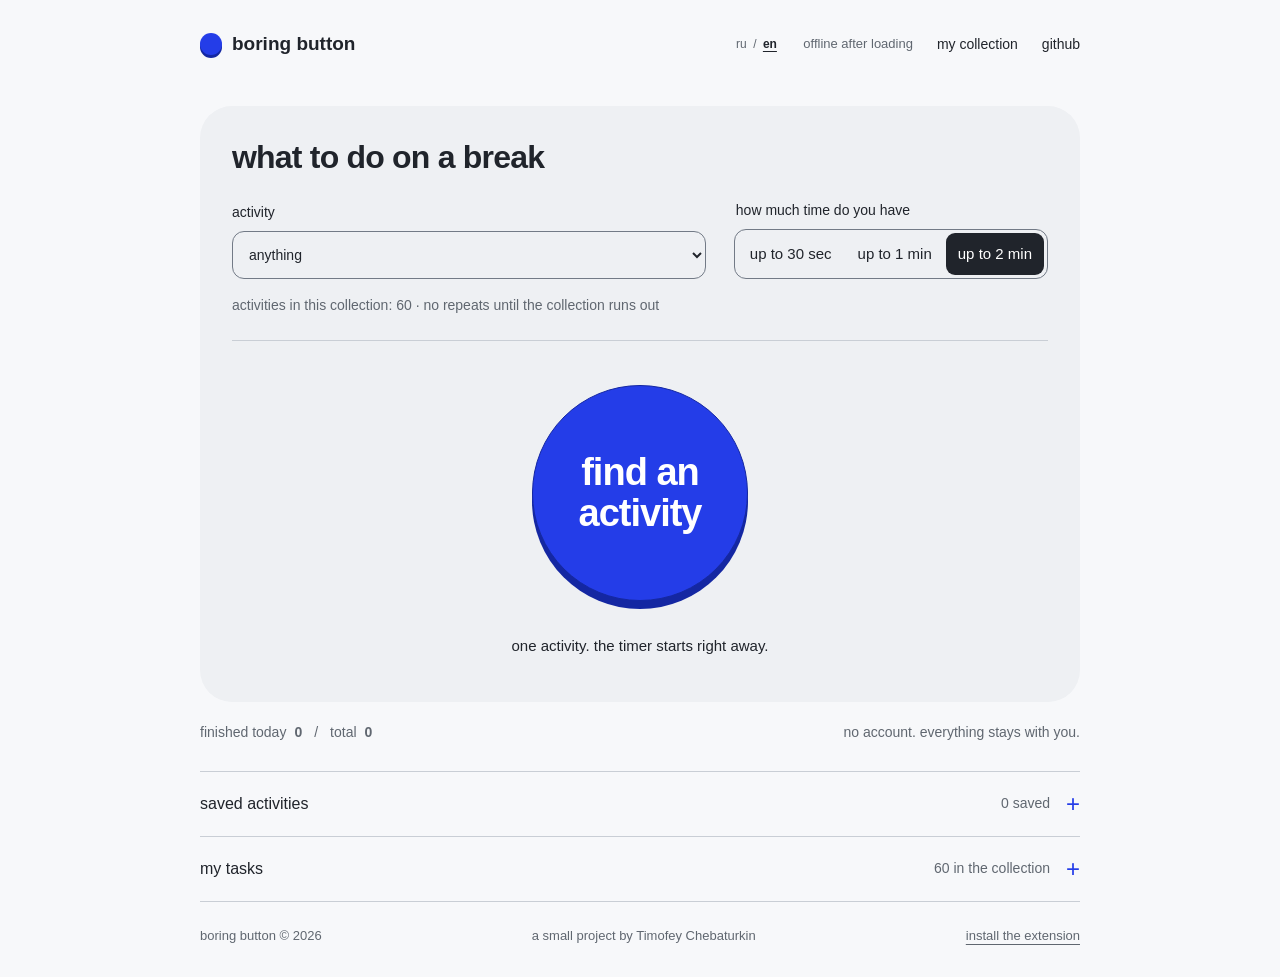
<file: index.html>
<!doctype html>
<html lang="en">
<head>
  <meta charset="utf-8">
  <meta name="viewport" content="width=device-width, initial-scale=1">
  <meta name="description" content="when you reach for the feed, press the button. short activities for a break at your computer: move, reset or play." data-i18n-content="s1">
  <meta name="theme-color" content="#f7f8fa">
  <meta property="og:title" content="boring button">
  <meta property="og:description" content="short breaks at your computer: choose a mood and duration, use a timer and build your own collection." data-i18n-content="s2">
  <meta property="og:image" content="https://chebaturkin.github.io/boring-button/docs/screenshots/en/desktop.png">
  <meta property="og:locale" content="en_US">
  <meta property="og:type" content="website">
  <meta http-equiv="Content-Security-Policy" content="default-src 'self'; script-src 'self'; style-src 'self'; font-src 'self'; img-src 'self' data:; object-src 'none'; base-uri 'none'; form-action 'self'">
  <link rel="preload" href="assets/fonts/Literata-Variable.ttf" as="font" type="font/ttf" crossorigin>
  <link rel="preload" href="assets/fonts/IBM-Plex-Mono-Variable.woff2" as="font" type="font/woff2" crossorigin>
  <link rel="icon" href="assets/button.svg" type="image/svg+xml">
  <title data-i18n="s3">boring button: a small activity for your break</title>
  <link rel="stylesheet" href="styles.css">
  <script src="i18n.js"></script>
</head>
<body>
  <a class="skip-link" href="#main" data-i18n="s4">к содержанию</a>
  <div class="app-shell">
    <header class="topbar">
      <a class="wordmark" translate="no" href="." aria-label="boring button, на главную" data-i18n-aria-label="s5"><span class="brand-dot" aria-hidden="true"></span>boring button</a>
      <nav class="topnav" aria-label="навигация" data-i18n-aria-label="s6">
        <div class="locale-switch" role="group" aria-label="language"><button type="button" data-locale="ru" lang="ru" aria-label="русский" aria-pressed="false">ru</button><span aria-hidden="true">/</span><button type="button" data-locale="en" lang="en" aria-label="english" aria-pressed="false">en</button></div>
        <span class="offline-label" data-i18n="s7">после загрузки без сети</span>
        <a class="settings-link" href="#settings" aria-controls="settings" data-i18n="s8">мой набор</a>
        <a class="repo-link site-only" href="https://github.com/chebaturkin/boring-button" target="_blank" rel="noopener noreferrer">github</a>
      </nav>
    </header>

    <main id="main">
      <section class="workspace" aria-label="короткий перерыв" data-i18n-aria-label="s9">
        <h1 id="start-title" class="start-title" data-i18n="s10">чем занять паузу</h1>
        <details id="next-picker" class="next-picker" open>
          <summary id="next-choice" data-i18n="s11">для следующего занятия</summary>
          <div class="break-picker" id="break-picker">
            <label class="mode-picker" for="mode-select"><span data-i18n="s12">занятие</span>
              <select id="mode-select" name="mode">
                <option value="all" data-i18n="s13">как угодно</option>
                <option value="move" data-i18n="s14">размяться</option>
                <option value="switch" data-i18n="s15">переключиться</option>
                <option value="tidy" data-i18n="s16">навести порядок</option>
                <option value="play" data-i18n="s17">поиграть</option>
                <option value="favorites" data-i18n="s18">из сохранённых</option>
              </select>
            </label>
            <fieldset class="duration-picker">
              <legend data-i18n="s19">сколько есть времени</legend>
              <div class="duration-options">
                <button type="button" data-duration="30" aria-pressed="false" data-i18n="s20">до 30 сек</button>
                <button type="button" data-duration="60" aria-pressed="false" data-i18n="s21">до 1 мин</button>
                <button type="button" data-duration="120" aria-pressed="true" data-i18n="s22">до 2 мин</button>
              </div>
            </fieldset>
            <p class="pool-note" id="pool-note" role="status" aria-live="polite"></p>
            <button id="pool-recovery" class="text-button" type="button" hidden data-i18n="s23">посмотреть скрытые занятия</button>
          </div>
        </details>

        <div class="play-panel" id="play-panel">
          <div class="task-stage" id="task-paper">
            <div class="empty-task" id="empty-task">
              <div class="button-orbit">
                <button id="start-button" class="primary-button" type="button"><span class="button-face"><span class="button-label"><span data-i18n="s24">дайте</span><br><span data-i18n="s12">занятие</span></span></span></button>
              </div>
              <p class="button-hint" data-i18n="s25">одно занятие. таймер начнётся сразу.</p>
            </div>
            <div class="active-task" id="active-task" hidden>
              <div class="task-heading-row"><p id="task-context" class="task-meta"></p><button id="favorite-button" class="favorite-button" type="button" aria-pressed="false" aria-label="сохранить в избранное" data-i18n-aria-label="s26"><span aria-hidden="true">♡</span></button></div>
              <div id="task-copy"><h1 id="task-title" tabindex="-1" aria-describedby="task-context task-help"></h1>
              <p id="task-prompt" class="task-prompt"></p></div>
            </div>
            <div class="completion-task" id="completion-task" hidden>
              <h1 id="completion-title" tabindex="-1" data-i18n="s27">пауза закончилась</h1>
              <p class="task-prompt" data-i18n="s28">можно вернуться к своим делам.</p>
              <button id="return-button" class="text-button" type="button" data-i18n="s29">к кнопке</button>
              <button id="completion-another" class="text-button" type="button" data-i18n="s30">ещё одно занятие</button>
            </div>
          </div>

          <p id="task-feedback" class="task-feedback" role="status" aria-live="polite" hidden></p>
          <div class="timer-unit" aria-label="таймер занятия" hidden data-i18n-aria-label="s31">
            <div class="timer-dial">
              <svg class="dial-face" viewBox="0 0 200 200" aria-hidden="true">
                <circle class="dial-paper" cx="100" cy="100" r="97"/>
                <g class="dial-ticks"><path d="M100 9v8"/><path d="M100 9v8" transform="rotate(90 100 100)"/><path d="M100 9v8" transform="rotate(180 100 100)"/><path d="M100 9v8" transform="rotate(270 100 100)"/></g>
                <circle class="dial-track" cx="100" cy="100" r="76"/>
                <circle id="timer-progress" class="dial-progress" cx="100" cy="100" r="76" pathLength="100"/>
              </svg>
              <div class="dial-readout"><span id="timer" class="timer" role="timer" aria-live="off" aria-label="2:00 осталось" data-i18n-aria-label="s32">2:00</span><span id="timer-caption" class="timer-caption" data-i18n="s33">до двух минут</span></div>
            </div>
            <div class="timer-side"><p id="timer-note" class="timer-note"><span data-i18n="s34">короткая пауза.</span><br><span data-i18n="s35">и дальше по своим делам.</span></p><div class="timer-controls" id="timer-controls" hidden><button id="timer-toggle" class="timer-control" type="button" aria-pressed="false" data-i18n="s36">пауза</button><button id="timer-reset" class="timer-control" type="button" data-i18n="s37">заново</button></div></div>
          </div>
          <div class="task-actions" id="task-actions" hidden>
            <button id="done-button" class="action-button action-done" type="button"><span data-i18n="s38">сделано</span> <span aria-hidden="true">✓</span></button>
            <button id="skip-button" class="action-button" type="button" data-i18n="s39">закончить паузу</button>
            <button id="another-button" class="action-button action-another" type="button" aria-label="ещё одно занятие" data-i18n-aria-label="s30" data-i18n="s40">другое</button>
          </div>
          <button id="hide-task-button" class="text-button task-hide" type="button" hidden data-i18n="s41">больше не предлагать</button>
          <p class="sr-only" id="task-help" data-i18n="s42">d: сделано · s: пропустить · n: другое занятие. таймер можно поставить на паузу.</p>
        </div>
      </section>

      <div class="under-workspace"><p class="quiet-stat" aria-label="локальная статистика" data-i18n-aria-label="s43"><span data-i18n="s44">завершено сегодня</span> <strong id="today-count">0</strong><span class="stat-divider" aria-hidden="true">/</span> <span data-i18n="s45">всего</span> <strong id="completed-count">0</strong></p><p class="privacy-note" data-i18n="s46">без аккаунта. всё остаётся у вас.</p></div>


      <details class="favorites-library" id="favorites-library">
        <summary><span data-i18n="s47">сохранённые занятия</span><span class="summary-count"><strong id="favorite-count">0</strong> <span data-i18n="s48">сохранено</span></span></summary>
        <div class="library-body"><p id="favorites-empty" class="custom-empty" data-i18n="s49">нажмите ♡ у занятия, и оно появится здесь.</p><p id="favorites-note" class="custom-empty" hidden data-i18n="s50">здесь можно начать любое сохранённое занятие. фильтр времени действует на случайный выбор кнопкой.</p><ul id="favorite-list" class="favorite-list"></ul></div>
      </details>
      <details class="settings" id="settings">
        <summary><span data-i18n="s51">мои задачи</span><span class="summary-count"><strong id="task-count">0</strong> <span data-i18n="s52">в наборе</span></span></summary>
        <div class="settings-body">
          <div class="settings-column">
            <p class="settings-intro" data-i18n="s53">добавьте занятие, которое хочется сделать.</p>
            <form id="custom-form" novalidate class="custom-form" autocomplete="off">
              <label><span data-i18n="s54">название</span><input name="title" type="text" maxlength="80" required placeholder="например, полить цветок" data-i18n-placeholder="s55"></label>
              <label><span data-i18n="s56">что сделать</span><textarea name="prompt" rows="3" maxlength="240" required placeholder="проверьте землю и полейте, если она сухая" data-i18n-placeholder="s57"></textarea></label>
              <div class="form-row"><label><span data-i18n="s58">время</span><select name="duration"><option value="10" data-i18n="s59">10 секунд</option><option value="30" data-i18n="s60">30 секунд</option><option value="60" selected data-i18n="s61">1 минута</option><option value="120" data-i18n="s62">2 минуты</option></select></label><label><span data-i18n="s63">раздел</span><select name="category"><option value="своё" data-i18n="s64">своё</option><option value="движение" data-i18n="s65">движение</option><option value="внимание" data-i18n="s66">внимание</option><option value="порядок" data-i18n="s67">порядок</option><option value="наблюдение" data-i18n="s68">наблюдение</option><option value="мини-игра" data-i18n="s69">мини-игра</option></select></label></div>
              <button id="custom-submit" class="secondary-button" type="submit" data-i18n="s70">добавить задачу</button><button id="cancel-edit-button" class="text-button" type="button" hidden data-i18n="s71">отмена</button>
            </form>
            <div class="custom-library" aria-labelledby="custom-library-title"><div class="custom-library-heading"><h3 id="custom-library-title" data-i18n="s72">добавленные задачи</h3><span id="custom-task-count">0</span></div><p id="custom-empty" class="custom-empty" data-i18n="s73">пока пусто. можно начать с одного любимого дела.</p><ul id="custom-task-list" class="custom-task-list"></ul></div>
          </div>
          <div class="settings-column settings-tools"><p class="settings-intro" data-i18n="s74">свои задачи можно перенести в другой браузер. скачайте файл и добавьте его там.</p><label class="file-button"><span data-i18n="s75">добавить из json или csv</span><input id="import-file" type="file" accept=".json,.csv,application/json,text/csv"></label><button id="export-button" class="secondary-button" type="button" data-i18n="s76">скачать свои задачи</button><button id="reset-button" class="text-button" type="button" data-i18n="s77">удалить свои задачи</button><button id="reset-stats-button" class="text-button" type="button" data-i18n="s78">сбросить статистику</button><p id="settings-message" class="settings-message" role="status" aria-live="polite"></p></div>
        </div>
        <details id="hidden-library" class="hidden-library">
          <summary><span data-i18n="s79">скрытые занятия</span><span class="summary-count"><strong id="hidden-count">0</strong> <span data-i18n="s80">скрыто</span></span></summary>
          <div class="library-body"><p id="hidden-empty" class="custom-empty" data-i18n="s81">здесь появятся занятия, которые вы решили больше не получать.</p><ul id="hidden-task-list" class="custom-task-list"></ul></div>
        </details>
      </details>
    </main>
    <footer class="footer"><span>boring button © 2026</span><span data-i18n="s82">маленький проект Тимофея Чебатуркина</span><a class="site-only" href="https://github.com/chebaturkin/boring-button#extension" data-i18n-href="link.extension" target="_blank" rel="noopener noreferrer" data-i18n="s83">установить расширение</a></footer>
  </div>
  <div id="live-region" class="sr-only" role="status" aria-live="polite"></div>
  <script src="core.js"></script><script src="tasks.js"></script><script src="app.js"></script>
</body>
</html>
</file>
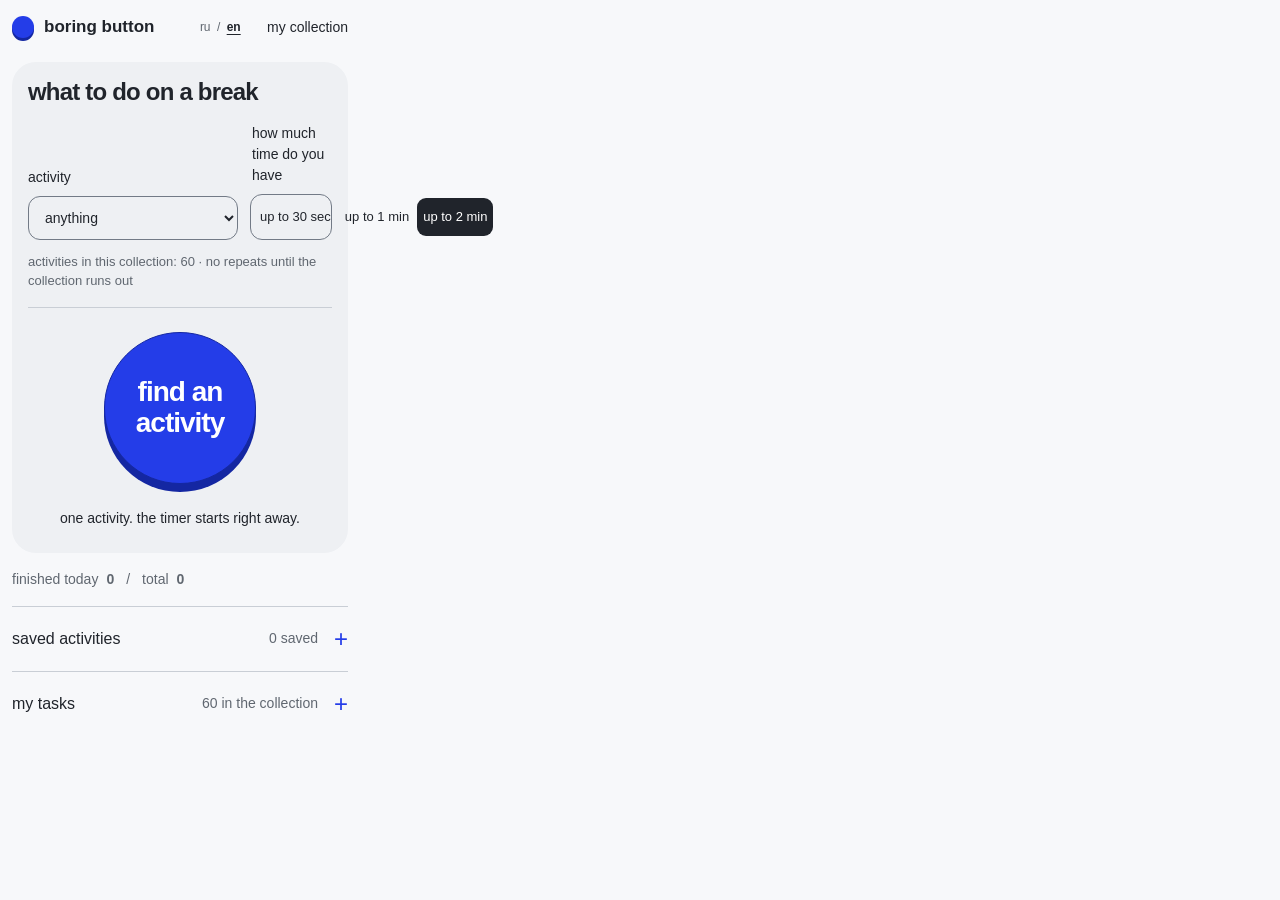
<file: extension/popup.html>
<!doctype html>
<html lang="en">
<head>
  <meta charset="utf-8">
  <meta name="viewport" content="width=device-width, initial-scale=1">
  <meta name="description" content="when you reach for the feed, press the button. short activities for a break at your computer: move, reset or play." data-i18n-content="s1">
  <meta name="theme-color" content="#f7f8fa">
  <meta property="og:title" content="boring button">
  <meta property="og:description" content="short breaks at your computer: choose a mood and duration, use a timer and build your own collection." data-i18n-content="s2">
  <meta property="og:image" content="https://chebaturkin.github.io/boring-button/docs/screenshots/en/desktop.png">
  <meta property="og:locale" content="en_US">
  <meta property="og:type" content="website">
  <meta http-equiv="Content-Security-Policy" content="default-src 'self'; script-src 'self'; style-src 'self'; font-src 'self'; img-src 'self' data:; object-src 'none'; base-uri 'none'; form-action 'self'">
  <link rel="preload" href="assets/fonts/Literata-Variable.ttf" as="font" type="font/ttf" crossorigin>
  <link rel="preload" href="assets/fonts/IBM-Plex-Mono-Variable.woff2" as="font" type="font/woff2" crossorigin>
  <link rel="icon" href="assets/button.svg" type="image/svg+xml">
  <title data-i18n="s3">boring button: a small activity for your break</title>
  <link rel="stylesheet" href="styles.css">
  <script src="i18n.js"></script>
</head>
<body class="popup">
  <a class="skip-link" href="#main" data-i18n="s4">к содержанию</a>
  <div class="app-shell">
    <header class="topbar">
      <a class="wordmark" translate="no" href="#main" aria-label="boring button, на главную" data-i18n-aria-label="s5"><span class="brand-dot" aria-hidden="true"></span>boring button</a>
      <nav class="topnav" aria-label="навигация" data-i18n-aria-label="s6">
        <div class="locale-switch" role="group" aria-label="language"><button type="button" data-locale="ru" lang="ru" aria-label="русский" aria-pressed="false">ru</button><span aria-hidden="true">/</span><button type="button" data-locale="en" lang="en" aria-label="english" aria-pressed="false">en</button></div>
        <span class="offline-label" data-i18n="s7">после загрузки без сети</span>
        <a class="settings-link" href="#settings" aria-controls="settings" data-i18n="s8">мой набор</a>
        <a class="repo-link site-only" href="https://github.com/chebaturkin/boring-button" target="_blank" rel="noopener noreferrer">github</a>
      </nav>
    </header>

    <main id="main">
      <section class="workspace" aria-label="короткий перерыв" data-i18n-aria-label="s9">
        <h1 id="start-title" class="start-title" data-i18n="s10">чем занять паузу</h1>
        <details id="next-picker" class="next-picker" open>
          <summary id="next-choice" data-i18n="s11">для следующего занятия</summary>
          <div class="break-picker" id="break-picker">
            <label class="mode-picker" for="mode-select"><span data-i18n="s12">занятие</span>
              <select id="mode-select" name="mode">
                <option value="all" data-i18n="s13">как угодно</option>
                <option value="move" data-i18n="s14">размяться</option>
                <option value="switch" data-i18n="s15">переключиться</option>
                <option value="tidy" data-i18n="s16">навести порядок</option>
                <option value="play" data-i18n="s17">поиграть</option>
                <option value="favorites" data-i18n="s18">из сохранённых</option>
              </select>
            </label>
            <fieldset class="duration-picker">
              <legend data-i18n="s19">сколько есть времени</legend>
              <div class="duration-options">
                <button type="button" data-duration="30" aria-pressed="false" data-i18n="s20">до 30 сек</button>
                <button type="button" data-duration="60" aria-pressed="false" data-i18n="s21">до 1 мин</button>
                <button type="button" data-duration="120" aria-pressed="true" data-i18n="s22">до 2 мин</button>
              </div>
            </fieldset>
            <p class="pool-note" id="pool-note" role="status" aria-live="polite"></p>
            <button id="pool-recovery" class="text-button" type="button" hidden data-i18n="s23">посмотреть скрытые занятия</button>
          </div>
        </details>

        <div class="play-panel" id="play-panel">
          <div class="task-stage" id="task-paper">
            <div class="empty-task" id="empty-task">
              <div class="button-orbit">
                <button id="start-button" class="primary-button" type="button"><span class="button-face"><span class="button-label"><span data-i18n="s24">дайте</span><br><span data-i18n="s12">занятие</span></span></span></button>
              </div>
              <p class="button-hint" data-i18n="s25">одно занятие. таймер начнётся сразу.</p>
            </div>
            <div class="active-task" id="active-task" hidden>
              <div class="task-heading-row"><p id="task-context" class="task-meta"></p><button id="favorite-button" class="favorite-button" type="button" aria-pressed="false" aria-label="сохранить в избранное" data-i18n-aria-label="s26"><span aria-hidden="true">♡</span></button></div>
              <div id="task-copy"><h1 id="task-title" tabindex="-1" aria-describedby="task-context task-help"></h1>
              <p id="task-prompt" class="task-prompt"></p></div>
            </div>
            <div class="completion-task" id="completion-task" hidden>
              <h1 id="completion-title" tabindex="-1" data-i18n="s27">пауза закончилась</h1>
              <p class="task-prompt" data-i18n="s28">можно вернуться к своим делам.</p>
              <button id="return-button" class="text-button" type="button" data-i18n="s29">к кнопке</button>
              <button id="completion-another" class="text-button" type="button" data-i18n="s30">ещё одно занятие</button>
            </div>
          </div>

          <p id="task-feedback" class="task-feedback" role="status" aria-live="polite" hidden></p>
          <div class="timer-unit" aria-label="таймер занятия" hidden data-i18n-aria-label="s31">
            <div class="timer-dial">
              <svg class="dial-face" viewBox="0 0 200 200" aria-hidden="true">
                <circle class="dial-paper" cx="100" cy="100" r="97"/>
                <g class="dial-ticks"><path d="M100 9v8"/><path d="M100 9v8" transform="rotate(90 100 100)"/><path d="M100 9v8" transform="rotate(180 100 100)"/><path d="M100 9v8" transform="rotate(270 100 100)"/></g>
                <circle class="dial-track" cx="100" cy="100" r="76"/>
                <circle id="timer-progress" class="dial-progress" cx="100" cy="100" r="76" pathLength="100"/>
              </svg>
              <div class="dial-readout"><span id="timer" class="timer" role="timer" aria-live="off" aria-label="2:00 осталось" data-i18n-aria-label="s32">2:00</span><span id="timer-caption" class="timer-caption" data-i18n="s33">до двух минут</span></div>
            </div>
            <div class="timer-side"><p id="timer-note" class="timer-note"><span data-i18n="s34">короткая пауза.</span><br><span data-i18n="s35">и дальше по своим делам.</span></p><div class="timer-controls" id="timer-controls" hidden><button id="timer-toggle" class="timer-control" type="button" aria-pressed="false" data-i18n="s36">пауза</button><button id="timer-reset" class="timer-control" type="button" data-i18n="s37">заново</button></div></div>
          </div>
          <div class="task-actions" id="task-actions" hidden>
            <button id="done-button" class="action-button action-done" type="button"><span data-i18n="s38">сделано</span> <span aria-hidden="true">✓</span></button>
            <button id="skip-button" class="action-button" type="button" data-i18n="s39">закончить паузу</button>
            <button id="another-button" class="action-button action-another" type="button" aria-label="ещё одно занятие" data-i18n-aria-label="s30" data-i18n="s40">другое</button>
          </div>
          <button id="hide-task-button" class="text-button task-hide" type="button" hidden data-i18n="s41">больше не предлагать</button>
          <p class="sr-only" id="task-help" data-i18n="s42">d: сделано · s: пропустить · n: другое занятие. таймер можно поставить на паузу.</p>
        </div>
      </section>

      <div class="under-workspace"><p class="quiet-stat" aria-label="локальная статистика" data-i18n-aria-label="s43"><span data-i18n="s44">завершено сегодня</span> <strong id="today-count">0</strong><span class="stat-divider" aria-hidden="true">/</span> <span data-i18n="s45">всего</span> <strong id="completed-count">0</strong></p><p class="privacy-note" data-i18n="s46">без аккаунта. всё остаётся у вас.</p></div>


      <details class="favorites-library" id="favorites-library">
        <summary><span data-i18n="s47">сохранённые занятия</span><span class="summary-count"><strong id="favorite-count">0</strong> <span data-i18n="s48">сохранено</span></span></summary>
        <div class="library-body"><p id="favorites-empty" class="custom-empty" data-i18n="s49">нажмите ♡ у занятия, и оно появится здесь.</p><p id="favorites-note" class="custom-empty" hidden data-i18n="s50">здесь можно начать любое сохранённое занятие. фильтр времени действует на случайный выбор кнопкой.</p><ul id="favorite-list" class="favorite-list"></ul></div>
      </details>
      <details class="settings" id="settings">
        <summary><span data-i18n="s51">мои задачи</span><span class="summary-count"><strong id="task-count">0</strong> <span data-i18n="s52">в наборе</span></span></summary>
        <div class="settings-body">
          <div class="settings-column">
            <p class="settings-intro" data-i18n="s53">добавьте занятие, которое хочется сделать.</p>
            <form id="custom-form" novalidate class="custom-form" autocomplete="off">
              <label><span data-i18n="s54">название</span><input name="title" type="text" maxlength="80" required placeholder="например, полить цветок" data-i18n-placeholder="s55"></label>
              <label><span data-i18n="s56">что сделать</span><textarea name="prompt" rows="3" maxlength="240" required placeholder="проверьте землю и полейте, если она сухая" data-i18n-placeholder="s57"></textarea></label>
              <div class="form-row"><label><span data-i18n="s58">время</span><select name="duration"><option value="10" data-i18n="s59">10 секунд</option><option value="30" data-i18n="s60">30 секунд</option><option value="60" selected data-i18n="s61">1 минута</option><option value="120" data-i18n="s62">2 минуты</option></select></label><label><span data-i18n="s63">раздел</span><select name="category"><option value="своё" data-i18n="s64">своё</option><option value="движение" data-i18n="s65">движение</option><option value="внимание" data-i18n="s66">внимание</option><option value="порядок" data-i18n="s67">порядок</option><option value="наблюдение" data-i18n="s68">наблюдение</option><option value="мини-игра" data-i18n="s69">мини-игра</option></select></label></div>
              <button id="custom-submit" class="secondary-button" type="submit" data-i18n="s70">добавить задачу</button><button id="cancel-edit-button" class="text-button" type="button" hidden data-i18n="s71">отмена</button>
            </form>
            <div class="custom-library" aria-labelledby="custom-library-title"><div class="custom-library-heading"><h3 id="custom-library-title" data-i18n="s72">добавленные задачи</h3><span id="custom-task-count">0</span></div><p id="custom-empty" class="custom-empty" data-i18n="s73">пока пусто. можно начать с одного любимого дела.</p><ul id="custom-task-list" class="custom-task-list"></ul></div>
          </div>
          <div class="settings-column settings-tools"><p class="settings-intro" data-i18n="s74">свои задачи можно перенести в другой браузер. скачайте файл и добавьте его там.</p><label class="file-button"><span data-i18n="s75">добавить из json или csv</span><input id="import-file" type="file" accept=".json,.csv,application/json,text/csv"></label><button id="export-button" class="secondary-button" type="button" data-i18n="s76">скачать свои задачи</button><button id="reset-button" class="text-button" type="button" data-i18n="s77">удалить свои задачи</button><button id="reset-stats-button" class="text-button" type="button" data-i18n="s78">сбросить статистику</button><p id="settings-message" class="settings-message" role="status" aria-live="polite"></p></div>
        </div>
        <details id="hidden-library" class="hidden-library">
          <summary><span data-i18n="s79">скрытые занятия</span><span class="summary-count"><strong id="hidden-count">0</strong> <span data-i18n="s80">скрыто</span></span></summary>
          <div class="library-body"><p id="hidden-empty" class="custom-empty" data-i18n="s81">здесь появятся занятия, которые вы решили больше не получать.</p><ul id="hidden-task-list" class="custom-task-list"></ul></div>
        </details>
      </details>
    </main>
    <footer class="footer"><span>boring button © 2026</span><span data-i18n="s82">маленький проект Тимофея Чебатуркина</span><a class="site-only" href="https://github.com/chebaturkin/boring-button#extension" data-i18n-href="link.extension" target="_blank" rel="noopener noreferrer" data-i18n="s83">установить расширение</a></footer>
  </div>
  <div id="live-region" class="sr-only" role="status" aria-live="polite"></div>
  <script src="core.js"></script><script src="tasks.js"></script><script src="popup.js"></script>
</body>
</html>
</file>
<file: styles.css>
@font-face {
  font-family:"Literata";
  src:url("assets/fonts/Literata-Variable.ttf") format("truetype");
  font-style:normal;
  font-weight:200 900;
  font-display:swap;
}

@font-face {
  font-family:"IBM Plex Mono";
  src:url("assets/fonts/IBM-Plex-Mono-Variable.woff2") format("woff2");
  font-style:normal;
  font-weight:100 700;
  font-display:swap;
}

:root {
  --surface:#eef0f3;
  --blue:#243de8;
  --blue-dark:#1427a2;
  --ink:#20242b;
  --paper:#f7f8fa;
  --muted:#606770;
  --line:#c9ced5;
  --control:#727a86;
  --mono:"IBM Plex Mono",monospace;
  --serif:"Literata",Georgia,serif;
  --sans:"Trebuchet MS",sans-serif;
  --motion-press:110ms;
  --motion-hover:180ms;
  --motion-panel:180ms;
  --motion-episode:280ms;
  --ease-settle:cubic-bezier(.2,.75,.25,1);
}

* {
  box-sizing:border-box;
}

[hidden] {
  display:none!important;
}

html {
  min-width:320px;
  background:var(--paper);
  color-scheme:light;
  scroll-behavior:smooth;
}

body {
  margin:0;
  color:var(--ink);
  font:16px/1.5 var(--sans);
}

button,input,textarea,select {
  font:inherit;
  color:inherit;
}

button,a {
  touch-action:manipulation;
}

button {
  cursor:pointer;
}

a {
  color:inherit;
  text-underline-offset:4px;
}

button:disabled {
  cursor:default;
  opacity:.45;
}

button:focus-visible,input:focus-visible,textarea:focus-visible,select:focus-visible,summary:focus-visible,a:focus-visible,[tabindex]:focus-visible {
  outline:3px solid var(--blue);
  outline-offset:4px;
}

::selection {
  background:var(--blue);
  color:white;
}

.skip-link {
  position:fixed;
  z-index:20;
  left:16px;
  top:-80px;
  padding:14px;
  background:var(--ink);
  color:white;
}

.skip-link:focus {
  top:16px;
}

.sr-only {
  position:absolute;
  width:1px;
  height:1px;
  padding:0;
  margin:-1px;
  overflow:hidden;
  clip:rect(0,0,0,0);
  white-space:nowrap;
  border:0;
}

.app-shell {
  max-width:960px;
  margin:auto;
  padding:0 40px;
}

.topbar {
  display:flex;
  align-items:center;
  justify-content:space-between;
  gap:20px;
  min-height:88px;
}

.wordmark {
  display:inline-flex;
  align-items:center;
  gap:10px;
  min-height:44px;
  text-decoration:none;
  font-size:19px;
  font-weight:700;
  white-space:nowrap;
}

.brand-dot {
  width:22px;
  height:22px;
  flex:none;
  border-radius:50%;
  background:var(--blue);
  box-shadow:0 3px var(--blue-dark);
}

.topnav {
  display:flex;
  align-items:center;
  gap:24px;
  font-size:14px;
}

.topnav a {
  display:flex;
  align-items:center;
  min-height:44px;
  text-decoration:none;
}

.offline-label {
  color:var(--muted);
  font-size:13px;
}

main {
  padding-top:18px;
}

.workspace {
  background:var(--surface);
  border-radius:32px;
  padding:32px;
  min-width:0;
}

.start-title {
  margin:0 0 24px;
  font-size:32px;
  line-height:1.2;
  letter-spacing:-.8px;
}

.next-picker>summary {
  font-size:14px;
  padding:0 0 16px;
  min-height:44px;
  justify-content:flex-start;
  gap:12px;
}

.next-picker>summary::after {
  margin-left:auto;
}

body[data-scene="idle"] .next-picker>summary {
  display:none;
}

.break-picker {
  display:grid;
  grid-template-columns:minmax(210px,1fr) auto;
  align-items:end;
  gap:16px 28px;
  padding-bottom:24px;
  border-bottom:1px solid var(--line);
}

.mode-picker {
  display:grid;
  gap:8px;
  font-size:14px;
}

.mode-picker select {
  width:100%;
  min-height:48px;
  border:1px solid var(--control);
  border-radius:12px;
  background:transparent;
  padding:10px 12px;
}

fieldset {
  min-width:0;
  margin:0;
  padding:0;
  border:0;
}

legend {
  margin-bottom:8px;
  font-size:14px;
}

.duration-options {
  position:relative;
  display:flex;
  gap:2px;
  border:1px solid var(--control);
  border-radius:12px;
  padding:3px;
}

.duration-options::before {
  content:"";
  position:absolute;
  top:3px;
  bottom:3px;
  left:0;
  width:var(--selection-width,0px);
  transform:translateX(var(--selection-x,0px));
  border-radius:9px;
  background:var(--ink);
  pointer-events:none;
  transition:transform var(--motion-hover) var(--ease-settle),width var(--motion-hover) var(--ease-settle);
}

.duration-options button {
  position:relative;
  flex:1;
  min-height:42px;
  white-space:nowrap;
  padding:8px 12px;
  border:0;
  border-radius:9px;
  background:transparent;
  font-size:15px;
  transition:color var(--motion-hover),background-color var(--motion-hover);
}

.duration-options button[aria-pressed="true"] {
  background:var(--ink);
  color:white;
}

.duration-options.has-selection button[aria-pressed="true"] {
  background:transparent;
}

.pool-note {
  grid-column:1/-1;
  margin:0;
  color:var(--muted);
  font-size:14px;
  line-height:1.5;
}

.pool-note.is-empty {
  color:var(--ink);
}

#pool-recovery {
  grid-column:1/-1;
  justify-self:start;
}

.next-picker[open] {
  margin-bottom:24px;
}

.play-panel {
  min-width:0;
}

.task-stage {
  min-width:0;
}

.empty-task {
  display:grid;
  justify-items:center;
  gap:26px;
  padding:20px 0 12px;
  text-align:center;
}

.button-orbit {
  position:relative;
  width:216px;
  height:224px;
}

.primary-button {
  position:absolute;
  inset:0 0 8px;
  border:0;
  border-radius:50%;
  padding:0;
  background:transparent;
  color:white;
}

.button-face {
  position:absolute;
  inset:0;
  display:flex;
  align-items:center;
  justify-content:center;
  border:1px solid var(--blue-dark);
  border-radius:inherit;
  background:var(--blue);
  box-shadow:0 8px var(--blue-dark);
  pointer-events:none;
  transition:transform var(--motion-press) var(--ease-settle),box-shadow var(--motion-press) var(--ease-settle),background-color var(--motion-hover);
}

.button-label {
  font-size:38px;
  font-weight:700;
  line-height:1.1;
  letter-spacing:-1px;
}

.primary-button:active:enabled .button-face {
  transform:translateY(5px);
  box-shadow:0 3px var(--blue-dark);
}

.button-hint {
  margin:0;
  font-size:15px;
}

.task-heading-row {
  display:flex;
  align-items:center;
  justify-content:space-between;
  gap:16px;
  margin:0 0 20px;
}

.task-meta {
  margin:0;
  font-size:14px;
  color:var(--muted);
}

.favorite-button {
  display:grid;
  place-items:center;
  flex:none;
  width:48px;
  height:48px;
  padding:0;
  border:0;
  border-radius:12px;
  background:transparent;
  color:var(--blue);
  font-size:30px;
}

.favorite-button[aria-pressed="true"] {
  background:#e3e7ff;
}

.active-task h1,.completion-task h1 {
  margin:0 0 22px;
  font-size:36px;
  line-height:1.17;
  letter-spacing:-.7px;
  overflow-wrap:anywhere;
  text-wrap:balance;
  scroll-margin-top:24px;
}

.task-prompt {
  max-width:52ch;
  margin:0;
  font:400 24px/1.55 var(--serif);
  overflow-wrap:anywhere;
  text-wrap:pretty;
}

.timer-unit {
  display:flex;
  align-items:center;
  gap:22px;
  margin:32px 0 24px;
}

.timer-dial {
  position:relative;
  width:100px;
  aspect-ratio:1;
  flex:none;
}

.dial-face {
  width:100%;
  height:100%;
  overflow:visible;
  transform-origin:center;
}

.dial-paper {
  fill:var(--paper);
  stroke:var(--line);
  stroke-width:1;
}

.dial-ticks {
  fill:none;
  stroke:var(--ink);
  stroke-width:2;
}

.dial-track {
  fill:none;
  stroke:#dde2e8;
  stroke-width:5;
}

.dial-progress {
  fill:none;
  stroke:var(--blue);
  stroke-width:6;
  stroke-linecap:round;
  stroke-dasharray:100;
  stroke-dashoffset:100;
  transform:rotate(-90deg);
  transform-origin:center;
  transition:stroke-dashoffset var(--motion-panel) linear;
}

.dial-readout {
  position:absolute;
  inset:0;
  display:grid;
  align-content:center;
  justify-items:center;
  gap:6px;
}

.timer {
  font:500 26px/1 var(--mono);
  font-variant-numeric:tabular-nums;
  letter-spacing:-1px;
}

.timer-caption {
  font-size:12px;
  color:var(--muted);
}

.timer-side {
  min-width:0;
}

.timer-note {
  margin:0;
  color:var(--muted);
  font-size:14px;
  min-height:3em;
}

.timer-controls {
  display:flex;
  flex-wrap:wrap;
  gap:16px;
}

.timer-control,.text-button {
  min-height:44px;
  border:0;
  padding:8px 2px;
  background:transparent;
  text-decoration:underline;
  text-underline-offset:4px;
  font-size:15px;
}

.timer-control {
  white-space:nowrap;
}

#timer-toggle {
  min-width:112px;
  text-align:left;
}

.timer-control[aria-pressed="true"] {
  font-weight:700;
}

.timer-unit[data-state="paused"] .dial-progress {
  stroke:var(--muted);
}

.timer-ended {
  color:var(--blue);
}

.task-actions {
  display:flex;
  flex-wrap:wrap;
  align-items:center;
  gap:12px 20px;
}

.action-button {
  display:inline-flex;
  align-items:center;
  justify-content:center;
  gap:10px;
  min-height:48px;
  padding:10px 18px;
  border:1px solid var(--control);
  border-radius:12px;
  background:transparent;
  font-size:16px;
}

.action-done {
  background:var(--blue);
  color:white;
  border-color:var(--blue);
  border-radius:16px;
  font-weight:700;
  min-width:140px;
}

.task-actions>.action-button:not(.action-done) {
  border:0;
  padding:8px 2px;
  text-decoration:underline;
  text-underline-offset:4px;
}

.task-actions>#skip-button {
  order:3;
}

.task-hide {
  display:block;
  margin-top:12px;
  color:var(--muted);
  font-size:14px;
}

.task-feedback {
  margin:0 0 16px;
  font-size:14px;
  overflow-wrap:anywhere;
}

.completion-task {
  display:grid;
  place-content:center;
  text-align:center;
  min-height:320px;
}

.completion-task .task-prompt {
  font:16px/1.5 var(--sans);
  margin-bottom:24px;
}

.completion-task .text-button {
  justify-self:center;
}

.under-workspace {
  display:flex;
  justify-content:space-between;
  gap:20px;
  padding:20px 0 28px;
  color:var(--muted);
  font-size:14px;
}

.quiet-stat {
  display:flex;
  flex-wrap:wrap;
  gap:8px;
  margin:0;
}

.stat-divider {
  margin:0 4px;
}

.privacy-note {
  margin:0;
}

.settings,.favorites-library,.hidden-library {
  border-top:1px solid var(--line);
}

summary {
  display:flex;
  align-items:center;
  justify-content:space-between;
  gap:16px;
  min-height:64px;
  padding:16px 0;
  cursor:pointer;
  list-style:none;
  font-size:16px;
}

summary::-webkit-details-marker {
  display:none;
}

summary::after {
  content:"+";
  color:var(--blue);
  font-size:24px;
  line-height:1;
}

details[open]>summary::after {
  content:"−";
}

.summary-count {
  margin-left:auto;
  font-size:14px;
  color:var(--muted);
}

.summary-count strong {
  font-weight:400;
}

.settings-body {
  display:grid;
  gap:32px;
  padding:12px 0 32px;
}

.settings-intro {
  margin:0 0 20px;
  color:var(--muted);
  font-size:16px;
}

.custom-form {
  display:grid;
  gap:16px;
  max-width:640px;
}

.custom-form label {
  display:grid;
  gap:8px;
  font-size:14px;
}

.custom-form input,.custom-form textarea,.custom-form select {
  width:100%;
  min-width:0;
  min-height:48px;
  border:1px solid var(--control);
  border-radius:12px;
  background:white;
  padding:12px;
  font-size:16px;
}

.custom-form textarea {
  resize:vertical;
  line-height:1.5;
}

.custom-form input::placeholder,.custom-form textarea::placeholder {
  color:var(--muted);
}

.form-row {
  display:grid;
  grid-template-columns:1fr 1fr;
  gap:16px;
}

.secondary-button,.file-button {
  display:inline-flex;
  align-items:center;
  justify-content:center;
  min-height:48px;
  border:1px solid var(--control);
  border-radius:12px;
  background:transparent;
  padding:12px 16px;
  font-size:16px;
}

.settings-tools {
  display:flex;
  flex-wrap:wrap;
  gap:12px;
  align-items:center;
}

.settings-tools .settings-intro,.settings-message {
  flex-basis:100%;
}

.file-button {
  position:relative;
  cursor:pointer;
}

.file-button input {
  position:absolute;
  width:1px;
  height:1px;
  opacity:0;
  overflow:hidden;
}

.file-button:focus-within {
  outline:3px solid var(--blue);
  outline-offset:4px;
}

.file-button[aria-disabled="true"] {
  opacity:.65;
  cursor:progress;
}

.settings-message {
  min-height:24px;
  margin:0;
  color:var(--blue);
  font-size:15px;
}

.settings-message.error {
  color:#a32317;
}

.custom-library {
  margin-top:32px;
}

.custom-library-heading {
  display:flex;
  align-items:center;
  justify-content:space-between;
  gap:16px;
}

.custom-library-heading h3 {
  font-size:18px;
  margin:0;
}

.custom-empty {
  margin:8px 0 20px;
  font-size:15px;
  color:var(--muted);
}

.custom-task-list,.favorite-list {
  display:grid;
  max-height:480px;
  overflow:auto;
  scroll-padding:8px;
  padding:0;
  margin:16px 0;
  list-style:none;
}

.custom-task-item,.favorite-item {
  display:flex;
  align-items:center;
  justify-content:space-between;
  gap:16px;
  border-top:1px solid var(--line);
  padding:16px 8px;
}

.custom-task-copy {
  display:grid;
  gap:6px;
  min-width:0;
  flex:1;
}

.custom-task-copy strong {
  font-size:18px;
  font-weight:400;
  overflow-wrap:anywhere;
}

.custom-task-copy span {
  font-size:14px;
  color:var(--muted);
  overflow-wrap:anywhere;
}

.custom-task-actions {
  display:flex;
  gap:16px;
  flex:none;
}

.custom-task-edit,.custom-task-remove {
  min-height:44px;
  border:0;
  background:transparent;
  padding:8px 0;
  font-size:15px;
  text-decoration:underline;
  text-underline-offset:4px;
}

.library-body {
  padding-bottom:20px;
}

.hidden-library {
  margin-bottom:24px;
}

.footer {
  display:flex;
  justify-content:space-between;
  gap:16px;
  flex-wrap:wrap;
  border-top:1px solid var(--line);
  padding:24px 0 32px;
  font-size:13px;
  color:var(--muted);
}

.popup {
  width:min(360px,100vw);
  min-width:320px;
}

.popup .site-only,.popup .offline-label,.popup .footer {
  display:none;
}

.popup .app-shell {
  padding:0 12px;
}

.popup .topbar {
  min-height:54px;
}

.popup .wordmark {
  font-size:17px;
}

.popup .topnav {
  font-size:14px;
}

.popup main {
  padding-top:8px;
}

.popup .workspace {
  padding:16px;
  border-radius:24px;
}

.popup .start-title {
  font-size:24px;
  margin-bottom:16px;
}

.popup .break-picker {
  gap:12px;
  padding-bottom:16px;
}

.popup .mode-picker select {
  min-height:44px;
}

.popup .duration-options button {
  font-size:13px;
  min-height:38px;
  padding:8px 6px;
}

.popup .pool-note {
  font-size:13px;
}

.popup .next-picker[open] {
  margin-bottom:16px;
}

.popup .empty-task {
  gap:16px;
  padding:8px 0;
}

.popup .button-orbit {
  width:152px;
  height:160px;
}

.popup .button-label {
  font-size:28px;
}

.popup .button-hint {
  font-size:14px;
}

.popup .active-task h1,.popup .completion-task h1 {
  font-size:26px;
  line-height:1.2;
}

.popup .task-prompt {
  font-size:18px;
  line-height:1.55;
}

.popup .timer-unit {
  margin:20px 0 16px;
  gap:16px;
}

.popup .timer-dial {
  width:88px;
}

.popup .timer {
  font-size:23px;
}

.popup .task-heading-row {
  margin-bottom:16px;
}

.popup .task-actions {
  gap:8px 16px;
}

.popup .action-done {
  min-width:112px;
}

.popup .action-button {
  font-size:15px;
}

.popup .completion-task {
  min-height:240px;
}

.popup .completion-task .task-prompt {
  font:16px/1.5 var(--sans);
}

.popup .under-workspace {
  padding:16px 0;
}

.popup .privacy-note {
  display:none;
}

@media(max-width:700px) {
  .app-shell {
    padding:0 20px;
  }

  .topbar {
    min-height:68px;
  }

  .topnav {
    gap:16px;
  }

  .offline-label,.repo-link {
    display:none;
  }

  main {
    padding-top:12px;
  }

  .workspace {
    padding:20px;
    border-radius:24px;
  }

  .start-title {
    font-size:28px;
    margin-bottom:20px;
  }

  .break-picker {
    grid-template-columns:1fr;
    gap:16px;
  }

  .duration-options button {
    min-height:38px;
  }

  .button-orbit {
    width:190px;
    height:198px;
  }

  .button-label {
    font-size:34px;
  }

  .empty-task {
    padding:8px 0;
    gap:24px;
  }

  .active-task h1,.completion-task h1 {
    font-size:28px;
    line-height:1.2;
  }

  .task-prompt {
    font-size:20px;
    line-height:1.6;
  }

  .timer-unit {
    gap:16px;
    margin:24px 0 18px;
  }

  .timer-dial {
    width:88px;
  }

  .timer {
    font-size:23px;
  }

  .under-workspace {
    display:block;
  }

  .privacy-note {
    margin-top:8px;
  }

  .custom-task-item {
    flex-wrap:wrap;
  }

  .custom-task-actions {
    margin-left:auto;
  }

  .favorite-item {
    gap:12px;
  }

  .favorite-item .action-button {
    font-size:15px;
    padding:8px 12px;
  }

  .summary-count {
    font-size:13px;
  }

  .settings-tools {
    align-items:stretch;
  }

  .settings-tools .file-button,.settings-tools .secondary-button {
    flex-basis:100%;
  }

  .form-row {
    gap:12px;
  }

  .footer {
    font-size:12px;
  }

  .completion-task {
    min-height:280px;
  }

}

@media(hover:hover) and (pointer:fine) {
  .primary-button:hover:enabled .button-face {
    transform:translateY(-2px);
    background:#3049f2;
    box-shadow:0 10px var(--blue-dark);
  }

  .primary-button:hover:active:enabled .button-face {
    transform:translateY(5px);
    box-shadow:0 3px var(--blue-dark);
  }

  .action-done:hover:enabled {
    background:var(--blue-dark);
  }

  .timer-control:hover,.text-button:hover,.custom-task-edit:hover,.custom-task-remove:hover,.topnav a:hover,summary:hover {
    color:var(--blue);
  }

  .secondary-button:hover,.file-button:hover:not([aria-disabled="true"]) {
    background:#e3e7ed;
  }

}

@media(forced-colors:active) {
  .primary-button,.action-done,.favorite-button,.duration-options button {
    border:2px solid ButtonText;
  }

  .duration-options::before {
    background:Highlight;
  }

  .duration-options button[aria-pressed="true"] {
    outline:2px solid Highlight;
  }

  .dial-progress {
    stroke:Highlight;
  }

  .brand-dot {
    background:ButtonText;
  }

}

@media(prefers-reduced-motion:reduce) {
  html {
    scroll-behavior:auto;
  }

  *,*::before,*::after {
    transition:none!important;
    animation:none!important;
  }

  .button-face,.primary-button:hover:enabled .button-face,.primary-button:active:enabled .button-face {
    transform:none!important;
  }

}

/* Language follows the existing header typography. */
.locale-switch { display: inline-flex; align-items: center; gap: .25rem; color: var(--muted, #777); white-space: nowrap; flex: 0 0 auto; font: inherit; font-size: .75rem; }
.locale-switch button { appearance: none; min-height: 32px; padding: .25rem .15rem; color: inherit; background: transparent; border: 0; border-radius: 0; box-shadow: none; font: inherit; cursor: pointer; text-underline-offset: .25em; }
.locale-switch button[aria-pressed="true"] { color: var(--ink, #242725); text-decoration: underline; font-weight: 600; }
.locale-switch button:focus-visible { outline: 2px solid currentColor; outline-offset: 3px; }
@media (max-width: 700px) {
  .topnav .repo-link { display: none; }
  .topbar { flex-wrap: wrap; gap: 0 12px; padding-block: 8px; }
  .topnav { margin-left: auto; gap: 12px; }
}
@media (max-width: 390px) {
  html[lang="en"] .duration-options button { min-width: 0; padding-inline: 4px; font-size: 12px; }
}
@media (max-width: 350px) {
  .duration-options button { min-width: 0; padding-inline: 4px; font-size: 12px; }
}
</file>
<file: extension/styles.css>
@font-face {
  font-family:"Literata";
  src:url("assets/fonts/Literata-Variable.ttf") format("truetype");
  font-style:normal;
  font-weight:200 900;
  font-display:swap;
}

@font-face {
  font-family:"IBM Plex Mono";
  src:url("assets/fonts/IBM-Plex-Mono-Variable.woff2") format("woff2");
  font-style:normal;
  font-weight:100 700;
  font-display:swap;
}

:root {
  --surface:#eef0f3;
  --blue:#243de8;
  --blue-dark:#1427a2;
  --ink:#20242b;
  --paper:#f7f8fa;
  --muted:#606770;
  --line:#c9ced5;
  --control:#727a86;
  --mono:"IBM Plex Mono",monospace;
  --serif:"Literata",Georgia,serif;
  --sans:"Trebuchet MS",sans-serif;
  --motion-press:110ms;
  --motion-hover:180ms;
  --motion-panel:180ms;
  --motion-episode:280ms;
  --ease-settle:cubic-bezier(.2,.75,.25,1);
}

* {
  box-sizing:border-box;
}

[hidden] {
  display:none!important;
}

html {
  min-width:320px;
  background:var(--paper);
  color-scheme:light;
  scroll-behavior:smooth;
}

body {
  margin:0;
  color:var(--ink);
  font:16px/1.5 var(--sans);
}

button,input,textarea,select {
  font:inherit;
  color:inherit;
}

button,a {
  touch-action:manipulation;
}

button {
  cursor:pointer;
}

a {
  color:inherit;
  text-underline-offset:4px;
}

button:disabled {
  cursor:default;
  opacity:.45;
}

button:focus-visible,input:focus-visible,textarea:focus-visible,select:focus-visible,summary:focus-visible,a:focus-visible,[tabindex]:focus-visible {
  outline:3px solid var(--blue);
  outline-offset:4px;
}

::selection {
  background:var(--blue);
  color:white;
}

.skip-link {
  position:fixed;
  z-index:20;
  left:16px;
  top:-80px;
  padding:14px;
  background:var(--ink);
  color:white;
}

.skip-link:focus {
  top:16px;
}

.sr-only {
  position:absolute;
  width:1px;
  height:1px;
  padding:0;
  margin:-1px;
  overflow:hidden;
  clip:rect(0,0,0,0);
  white-space:nowrap;
  border:0;
}

.app-shell {
  max-width:960px;
  margin:auto;
  padding:0 40px;
}

.topbar {
  display:flex;
  align-items:center;
  justify-content:space-between;
  gap:20px;
  min-height:88px;
}

.wordmark {
  display:inline-flex;
  align-items:center;
  gap:10px;
  min-height:44px;
  text-decoration:none;
  font-size:19px;
  font-weight:700;
  white-space:nowrap;
}

.brand-dot {
  width:22px;
  height:22px;
  flex:none;
  border-radius:50%;
  background:var(--blue);
  box-shadow:0 3px var(--blue-dark);
}

.topnav {
  display:flex;
  align-items:center;
  gap:24px;
  font-size:14px;
}

.topnav a {
  display:flex;
  align-items:center;
  min-height:44px;
  text-decoration:none;
}

.offline-label {
  color:var(--muted);
  font-size:13px;
}

main {
  padding-top:18px;
}

.workspace {
  background:var(--surface);
  border-radius:32px;
  padding:32px;
  min-width:0;
}

.start-title {
  margin:0 0 24px;
  font-size:32px;
  line-height:1.2;
  letter-spacing:-.8px;
}

.next-picker>summary {
  font-size:14px;
  padding:0 0 16px;
  min-height:44px;
  justify-content:flex-start;
  gap:12px;
}

.next-picker>summary::after {
  margin-left:auto;
}

body[data-scene="idle"] .next-picker>summary {
  display:none;
}

.break-picker {
  display:grid;
  grid-template-columns:minmax(210px,1fr) auto;
  align-items:end;
  gap:16px 28px;
  padding-bottom:24px;
  border-bottom:1px solid var(--line);
}

.mode-picker {
  display:grid;
  gap:8px;
  font-size:14px;
}

.mode-picker select {
  width:100%;
  min-height:48px;
  border:1px solid var(--control);
  border-radius:12px;
  background:transparent;
  padding:10px 12px;
}

fieldset {
  min-width:0;
  margin:0;
  padding:0;
  border:0;
}

legend {
  margin-bottom:8px;
  font-size:14px;
}

.duration-options {
  position:relative;
  display:flex;
  gap:2px;
  border:1px solid var(--control);
  border-radius:12px;
  padding:3px;
}

.duration-options::before {
  content:"";
  position:absolute;
  top:3px;
  bottom:3px;
  left:0;
  width:var(--selection-width,0px);
  transform:translateX(var(--selection-x,0px));
  border-radius:9px;
  background:var(--ink);
  pointer-events:none;
  transition:transform var(--motion-hover) var(--ease-settle),width var(--motion-hover) var(--ease-settle);
}

.duration-options button {
  position:relative;
  flex:1;
  min-height:42px;
  white-space:nowrap;
  padding:8px 12px;
  border:0;
  border-radius:9px;
  background:transparent;
  font-size:15px;
  transition:color var(--motion-hover),background-color var(--motion-hover);
}

.duration-options button[aria-pressed="true"] {
  background:var(--ink);
  color:white;
}

.duration-options.has-selection button[aria-pressed="true"] {
  background:transparent;
}

.pool-note {
  grid-column:1/-1;
  margin:0;
  color:var(--muted);
  font-size:14px;
  line-height:1.5;
}

.pool-note.is-empty {
  color:var(--ink);
}

#pool-recovery {
  grid-column:1/-1;
  justify-self:start;
}

.next-picker[open] {
  margin-bottom:24px;
}

.play-panel {
  min-width:0;
}

.task-stage {
  min-width:0;
}

.empty-task {
  display:grid;
  justify-items:center;
  gap:26px;
  padding:20px 0 12px;
  text-align:center;
}

.button-orbit {
  position:relative;
  width:216px;
  height:224px;
}

.primary-button {
  position:absolute;
  inset:0 0 8px;
  border:0;
  border-radius:50%;
  padding:0;
  background:transparent;
  color:white;
}

.button-face {
  position:absolute;
  inset:0;
  display:flex;
  align-items:center;
  justify-content:center;
  border:1px solid var(--blue-dark);
  border-radius:inherit;
  background:var(--blue);
  box-shadow:0 8px var(--blue-dark);
  pointer-events:none;
  transition:transform var(--motion-press) var(--ease-settle),box-shadow var(--motion-press) var(--ease-settle),background-color var(--motion-hover);
}

.button-label {
  font-size:38px;
  font-weight:700;
  line-height:1.1;
  letter-spacing:-1px;
}

.primary-button:active:enabled .button-face {
  transform:translateY(5px);
  box-shadow:0 3px var(--blue-dark);
}

.button-hint {
  margin:0;
  font-size:15px;
}

.task-heading-row {
  display:flex;
  align-items:center;
  justify-content:space-between;
  gap:16px;
  margin:0 0 20px;
}

.task-meta {
  margin:0;
  font-size:14px;
  color:var(--muted);
}

.favorite-button {
  display:grid;
  place-items:center;
  flex:none;
  width:48px;
  height:48px;
  padding:0;
  border:0;
  border-radius:12px;
  background:transparent;
  color:var(--blue);
  font-size:30px;
}

.favorite-button[aria-pressed="true"] {
  background:#e3e7ff;
}

.active-task h1,.completion-task h1 {
  margin:0 0 22px;
  font-size:36px;
  line-height:1.17;
  letter-spacing:-.7px;
  overflow-wrap:anywhere;
  text-wrap:balance;
  scroll-margin-top:24px;
}

.task-prompt {
  max-width:52ch;
  margin:0;
  font:400 24px/1.55 var(--serif);
  overflow-wrap:anywhere;
  text-wrap:pretty;
}

.timer-unit {
  display:flex;
  align-items:center;
  gap:22px;
  margin:32px 0 24px;
}

.timer-dial {
  position:relative;
  width:100px;
  aspect-ratio:1;
  flex:none;
}

.dial-face {
  width:100%;
  height:100%;
  overflow:visible;
  transform-origin:center;
}

.dial-paper {
  fill:var(--paper);
  stroke:var(--line);
  stroke-width:1;
}

.dial-ticks {
  fill:none;
  stroke:var(--ink);
  stroke-width:2;
}

.dial-track {
  fill:none;
  stroke:#dde2e8;
  stroke-width:5;
}

.dial-progress {
  fill:none;
  stroke:var(--blue);
  stroke-width:6;
  stroke-linecap:round;
  stroke-dasharray:100;
  stroke-dashoffset:100;
  transform:rotate(-90deg);
  transform-origin:center;
  transition:stroke-dashoffset var(--motion-panel) linear;
}

.dial-readout {
  position:absolute;
  inset:0;
  display:grid;
  align-content:center;
  justify-items:center;
  gap:6px;
}

.timer {
  font:500 26px/1 var(--mono);
  font-variant-numeric:tabular-nums;
  letter-spacing:-1px;
}

.timer-caption {
  font-size:12px;
  color:var(--muted);
}

.timer-side {
  min-width:0;
}

.timer-note {
  margin:0;
  color:var(--muted);
  font-size:14px;
  min-height:3em;
}

.timer-controls {
  display:flex;
  flex-wrap:wrap;
  gap:16px;
}

.timer-control,.text-button {
  min-height:44px;
  border:0;
  padding:8px 2px;
  background:transparent;
  text-decoration:underline;
  text-underline-offset:4px;
  font-size:15px;
}

.timer-control {
  white-space:nowrap;
}

#timer-toggle {
  min-width:112px;
  text-align:left;
}

.timer-control[aria-pressed="true"] {
  font-weight:700;
}

.timer-unit[data-state="paused"] .dial-progress {
  stroke:var(--muted);
}

.timer-ended {
  color:var(--blue);
}

.task-actions {
  display:flex;
  flex-wrap:wrap;
  align-items:center;
  gap:12px 20px;
}

.action-button {
  display:inline-flex;
  align-items:center;
  justify-content:center;
  gap:10px;
  min-height:48px;
  padding:10px 18px;
  border:1px solid var(--control);
  border-radius:12px;
  background:transparent;
  font-size:16px;
}

.action-done {
  background:var(--blue);
  color:white;
  border-color:var(--blue);
  border-radius:16px;
  font-weight:700;
  min-width:140px;
}

.task-actions>.action-button:not(.action-done) {
  border:0;
  padding:8px 2px;
  text-decoration:underline;
  text-underline-offset:4px;
}

.task-actions>#skip-button {
  order:3;
}

.task-hide {
  display:block;
  margin-top:12px;
  color:var(--muted);
  font-size:14px;
}

.task-feedback {
  margin:0 0 16px;
  font-size:14px;
  overflow-wrap:anywhere;
}

.completion-task {
  display:grid;
  place-content:center;
  text-align:center;
  min-height:320px;
}

.completion-task .task-prompt {
  font:16px/1.5 var(--sans);
  margin-bottom:24px;
}

.completion-task .text-button {
  justify-self:center;
}

.under-workspace {
  display:flex;
  justify-content:space-between;
  gap:20px;
  padding:20px 0 28px;
  color:var(--muted);
  font-size:14px;
}

.quiet-stat {
  display:flex;
  flex-wrap:wrap;
  gap:8px;
  margin:0;
}

.stat-divider {
  margin:0 4px;
}

.privacy-note {
  margin:0;
}

.settings,.favorites-library,.hidden-library {
  border-top:1px solid var(--line);
}

summary {
  display:flex;
  align-items:center;
  justify-content:space-between;
  gap:16px;
  min-height:64px;
  padding:16px 0;
  cursor:pointer;
  list-style:none;
  font-size:16px;
}

summary::-webkit-details-marker {
  display:none;
}

summary::after {
  content:"+";
  color:var(--blue);
  font-size:24px;
  line-height:1;
}

details[open]>summary::after {
  content:"−";
}

.summary-count {
  margin-left:auto;
  font-size:14px;
  color:var(--muted);
}

.summary-count strong {
  font-weight:400;
}

.settings-body {
  display:grid;
  gap:32px;
  padding:12px 0 32px;
}

.settings-intro {
  margin:0 0 20px;
  color:var(--muted);
  font-size:16px;
}

.custom-form {
  display:grid;
  gap:16px;
  max-width:640px;
}

.custom-form label {
  display:grid;
  gap:8px;
  font-size:14px;
}

.custom-form input,.custom-form textarea,.custom-form select {
  width:100%;
  min-width:0;
  min-height:48px;
  border:1px solid var(--control);
  border-radius:12px;
  background:white;
  padding:12px;
  font-size:16px;
}

.custom-form textarea {
  resize:vertical;
  line-height:1.5;
}

.custom-form input::placeholder,.custom-form textarea::placeholder {
  color:var(--muted);
}

.form-row {
  display:grid;
  grid-template-columns:1fr 1fr;
  gap:16px;
}

.secondary-button,.file-button {
  display:inline-flex;
  align-items:center;
  justify-content:center;
  min-height:48px;
  border:1px solid var(--control);
  border-radius:12px;
  background:transparent;
  padding:12px 16px;
  font-size:16px;
}

.settings-tools {
  display:flex;
  flex-wrap:wrap;
  gap:12px;
  align-items:center;
}

.settings-tools .settings-intro,.settings-message {
  flex-basis:100%;
}

.file-button {
  position:relative;
  cursor:pointer;
}

.file-button input {
  position:absolute;
  width:1px;
  height:1px;
  opacity:0;
  overflow:hidden;
}

.file-button:focus-within {
  outline:3px solid var(--blue);
  outline-offset:4px;
}

.file-button[aria-disabled="true"] {
  opacity:.65;
  cursor:progress;
}

.settings-message {
  min-height:24px;
  margin:0;
  color:var(--blue);
  font-size:15px;
}

.settings-message.error {
  color:#a32317;
}

.custom-library {
  margin-top:32px;
}

.custom-library-heading {
  display:flex;
  align-items:center;
  justify-content:space-between;
  gap:16px;
}

.custom-library-heading h3 {
  font-size:18px;
  margin:0;
}

.custom-empty {
  margin:8px 0 20px;
  font-size:15px;
  color:var(--muted);
}

.custom-task-list,.favorite-list {
  display:grid;
  max-height:480px;
  overflow:auto;
  scroll-padding:8px;
  padding:0;
  margin:16px 0;
  list-style:none;
}

.custom-task-item,.favorite-item {
  display:flex;
  align-items:center;
  justify-content:space-between;
  gap:16px;
  border-top:1px solid var(--line);
  padding:16px 8px;
}

.custom-task-copy {
  display:grid;
  gap:6px;
  min-width:0;
  flex:1;
}

.custom-task-copy strong {
  font-size:18px;
  font-weight:400;
  overflow-wrap:anywhere;
}

.custom-task-copy span {
  font-size:14px;
  color:var(--muted);
  overflow-wrap:anywhere;
}

.custom-task-actions {
  display:flex;
  gap:16px;
  flex:none;
}

.custom-task-edit,.custom-task-remove {
  min-height:44px;
  border:0;
  background:transparent;
  padding:8px 0;
  font-size:15px;
  text-decoration:underline;
  text-underline-offset:4px;
}

.library-body {
  padding-bottom:20px;
}

.hidden-library {
  margin-bottom:24px;
}

.footer {
  display:flex;
  justify-content:space-between;
  gap:16px;
  flex-wrap:wrap;
  border-top:1px solid var(--line);
  padding:24px 0 32px;
  font-size:13px;
  color:var(--muted);
}

.popup {
  width:min(360px,100vw);
  min-width:320px;
}

.popup .site-only,.popup .offline-label,.popup .footer {
  display:none;
}

.popup .app-shell {
  padding:0 12px;
}

.popup .topbar {
  min-height:54px;
}

.popup .wordmark {
  font-size:17px;
}

.popup .topnav {
  font-size:14px;
}

.popup main {
  padding-top:8px;
}

.popup .workspace {
  padding:16px;
  border-radius:24px;
}

.popup .start-title {
  font-size:24px;
  margin-bottom:16px;
}

.popup .break-picker {
  gap:12px;
  padding-bottom:16px;
}

.popup .mode-picker select {
  min-height:44px;
}

.popup .duration-options button {
  font-size:13px;
  min-height:38px;
  padding:8px 6px;
}

.popup .pool-note {
  font-size:13px;
}

.popup .next-picker[open] {
  margin-bottom:16px;
}

.popup .empty-task {
  gap:16px;
  padding:8px 0;
}

.popup .button-orbit {
  width:152px;
  height:160px;
}

.popup .button-label {
  font-size:28px;
}

.popup .button-hint {
  font-size:14px;
}

.popup .active-task h1,.popup .completion-task h1 {
  font-size:26px;
  line-height:1.2;
}

.popup .task-prompt {
  font-size:18px;
  line-height:1.55;
}

.popup .timer-unit {
  margin:20px 0 16px;
  gap:16px;
}

.popup .timer-dial {
  width:88px;
}

.popup .timer {
  font-size:23px;
}

.popup .task-heading-row {
  margin-bottom:16px;
}

.popup .task-actions {
  gap:8px 16px;
}

.popup .action-done {
  min-width:112px;
}

.popup .action-button {
  font-size:15px;
}

.popup .completion-task {
  min-height:240px;
}

.popup .completion-task .task-prompt {
  font:16px/1.5 var(--sans);
}

.popup .under-workspace {
  padding:16px 0;
}

.popup .privacy-note {
  display:none;
}

@media(max-width:700px) {
  .app-shell {
    padding:0 20px;
  }

  .topbar {
    min-height:68px;
  }

  .topnav {
    gap:16px;
  }

  .offline-label,.repo-link {
    display:none;
  }

  main {
    padding-top:12px;
  }

  .workspace {
    padding:20px;
    border-radius:24px;
  }

  .start-title {
    font-size:28px;
    margin-bottom:20px;
  }

  .break-picker {
    grid-template-columns:1fr;
    gap:16px;
  }

  .duration-options button {
    min-height:38px;
  }

  .button-orbit {
    width:190px;
    height:198px;
  }

  .button-label {
    font-size:34px;
  }

  .empty-task {
    padding:8px 0;
    gap:24px;
  }

  .active-task h1,.completion-task h1 {
    font-size:28px;
    line-height:1.2;
  }

  .task-prompt {
    font-size:20px;
    line-height:1.6;
  }

  .timer-unit {
    gap:16px;
    margin:24px 0 18px;
  }

  .timer-dial {
    width:88px;
  }

  .timer {
    font-size:23px;
  }

  .under-workspace {
    display:block;
  }

  .privacy-note {
    margin-top:8px;
  }

  .custom-task-item {
    flex-wrap:wrap;
  }

  .custom-task-actions {
    margin-left:auto;
  }

  .favorite-item {
    gap:12px;
  }

  .favorite-item .action-button {
    font-size:15px;
    padding:8px 12px;
  }

  .summary-count {
    font-size:13px;
  }

  .settings-tools {
    align-items:stretch;
  }

  .settings-tools .file-button,.settings-tools .secondary-button {
    flex-basis:100%;
  }

  .form-row {
    gap:12px;
  }

  .footer {
    font-size:12px;
  }

  .completion-task {
    min-height:280px;
  }

}

@media(hover:hover) and (pointer:fine) {
  .primary-button:hover:enabled .button-face {
    transform:translateY(-2px);
    background:#3049f2;
    box-shadow:0 10px var(--blue-dark);
  }

  .primary-button:hover:active:enabled .button-face {
    transform:translateY(5px);
    box-shadow:0 3px var(--blue-dark);
  }

  .action-done:hover:enabled {
    background:var(--blue-dark);
  }

  .timer-control:hover,.text-button:hover,.custom-task-edit:hover,.custom-task-remove:hover,.topnav a:hover,summary:hover {
    color:var(--blue);
  }

  .secondary-button:hover,.file-button:hover:not([aria-disabled="true"]) {
    background:#e3e7ed;
  }

}

@media(forced-colors:active) {
  .primary-button,.action-done,.favorite-button,.duration-options button {
    border:2px solid ButtonText;
  }

  .duration-options::before {
    background:Highlight;
  }

  .duration-options button[aria-pressed="true"] {
    outline:2px solid Highlight;
  }

  .dial-progress {
    stroke:Highlight;
  }

  .brand-dot {
    background:ButtonText;
  }

}

@media(prefers-reduced-motion:reduce) {
  html {
    scroll-behavior:auto;
  }

  *,*::before,*::after {
    transition:none!important;
    animation:none!important;
  }

  .button-face,.primary-button:hover:enabled .button-face,.primary-button:active:enabled .button-face {
    transform:none!important;
  }

}

/* Language follows the existing header typography. */
.locale-switch { display: inline-flex; align-items: center; gap: .25rem; color: var(--muted, #777); white-space: nowrap; flex: 0 0 auto; font: inherit; font-size: .75rem; }
.locale-switch button { appearance: none; min-height: 32px; padding: .25rem .15rem; color: inherit; background: transparent; border: 0; border-radius: 0; box-shadow: none; font: inherit; cursor: pointer; text-underline-offset: .25em; }
.locale-switch button[aria-pressed="true"] { color: var(--ink, #242725); text-decoration: underline; font-weight: 600; }
.locale-switch button:focus-visible { outline: 2px solid currentColor; outline-offset: 3px; }
@media (max-width: 700px) {
  .topnav .repo-link { display: none; }
  .topbar { flex-wrap: wrap; gap: 0 12px; padding-block: 8px; }
  .topnav { margin-left: auto; gap: 12px; }
}
@media (max-width: 390px) {
  html[lang="en"] .duration-options button { min-width: 0; padding-inline: 4px; font-size: 12px; }
}
@media (max-width: 350px) {
  .duration-options button { min-width: 0; padding-inline: 4px; font-size: 12px; }
}
</file>
